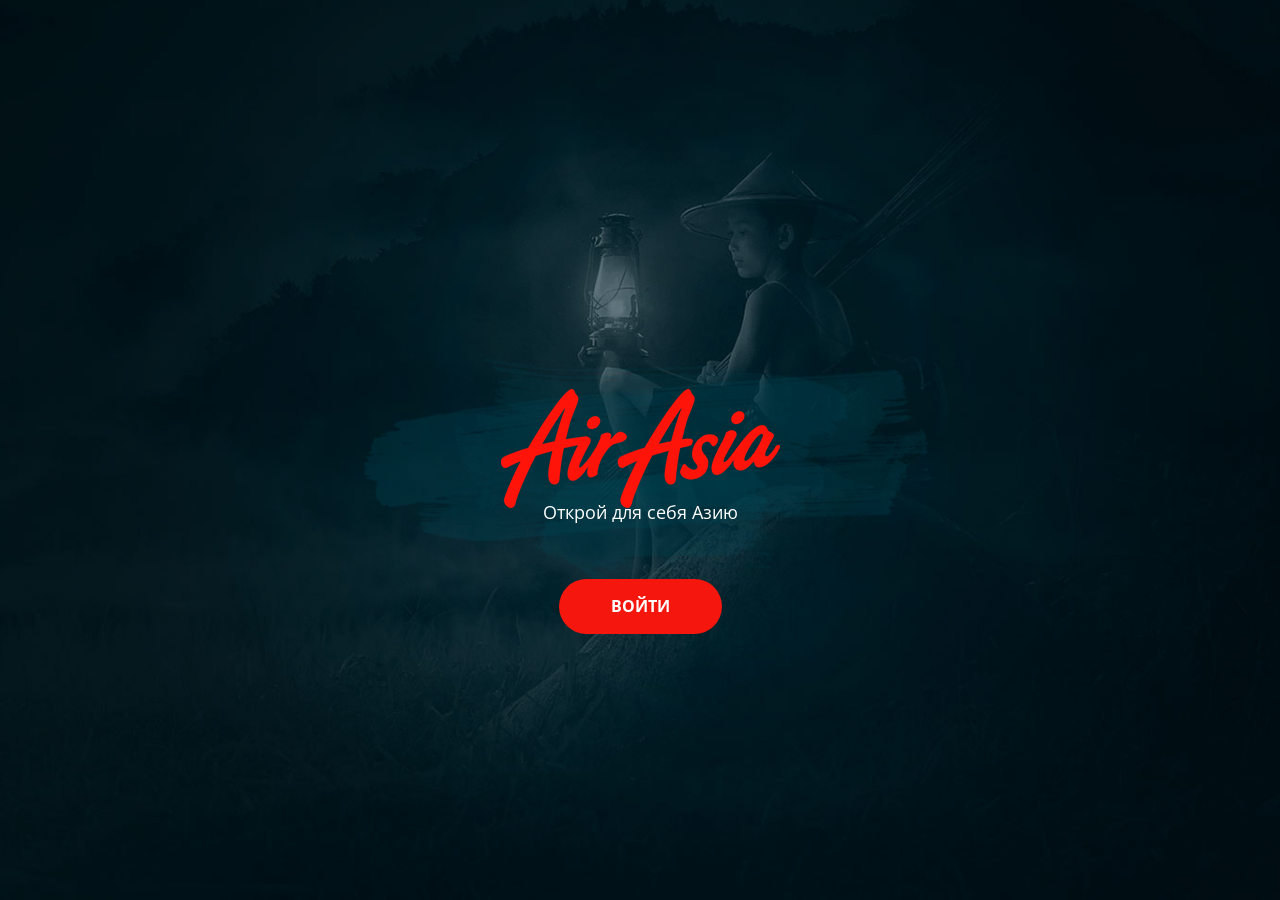
<file: index.html>
<!DOCTYPE html>
<html lang="ru">

<head>
    <meta charset="UTF-8">
    <meta http-equiv="X-UA-Compatible" content="IE=edge">
    <meta name="viewport" content="width=device-width, initial-scale=1.0">
    <title>Air Asia / Welcome Page</title>
    <link rel="preconnect" href="https://fonts.googleapis.com">
    <link rel="preconnect" href="https://fonts.gstatic.com" crossorigin>
    <link href="https://fonts.googleapis.com/css2?family=Open+Sans:wght@400;700&display=swap" rel="stylesheet">

    <link rel="stylesheet" href="css/main.css">

</head>
<body>
    <div class="welcome">
        <div class="welcome__container">
            <div class="central">
                <img src="./css/blocks/img/welcome_logo.png" alt="welcome_asia" class="central__logo">
                <img src="./css/blocks/img/shades.png" alt="welcome_asia" class="shades">
                <div class="central__desc">Открой для себя Азию</div>
                <a href="main.html" class="welcome__btn btn--color--ginger">Войти</a>
            </div>
        </div>
    </div>
</body>
</html>
</file>
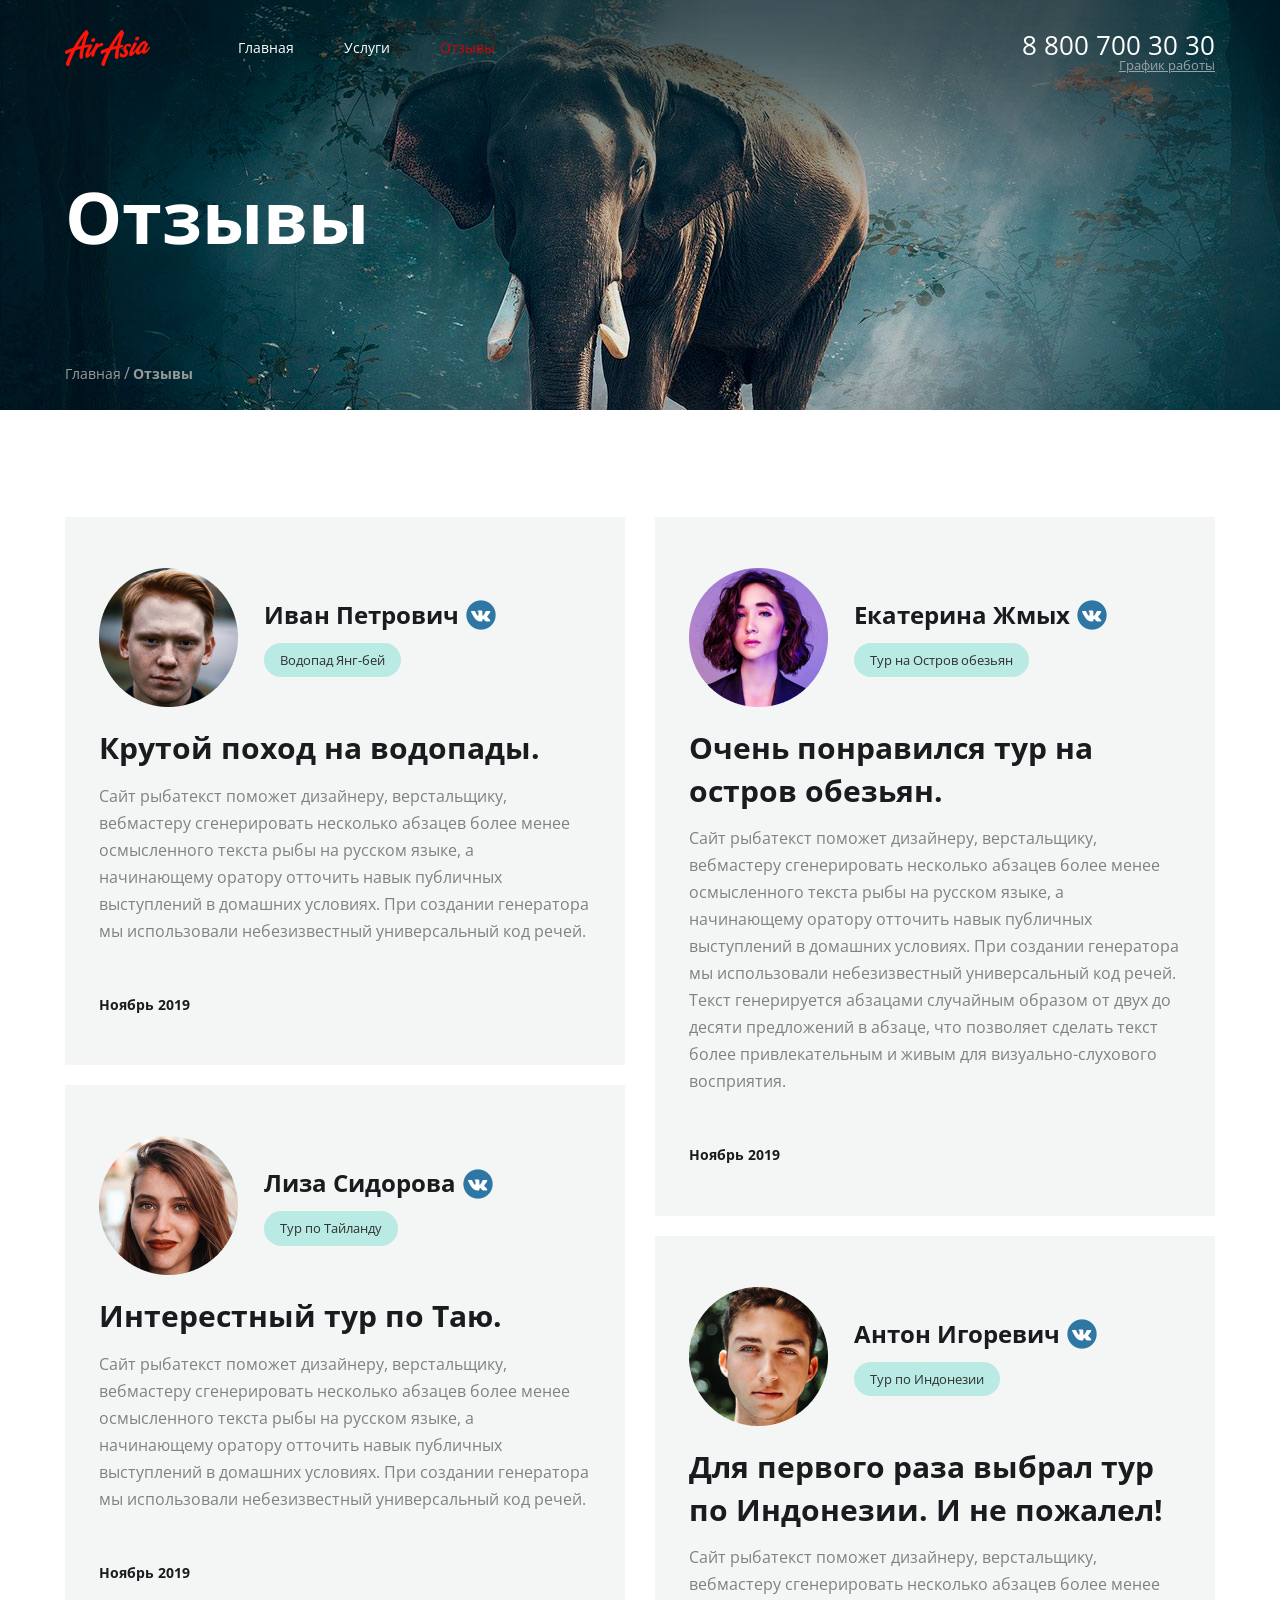
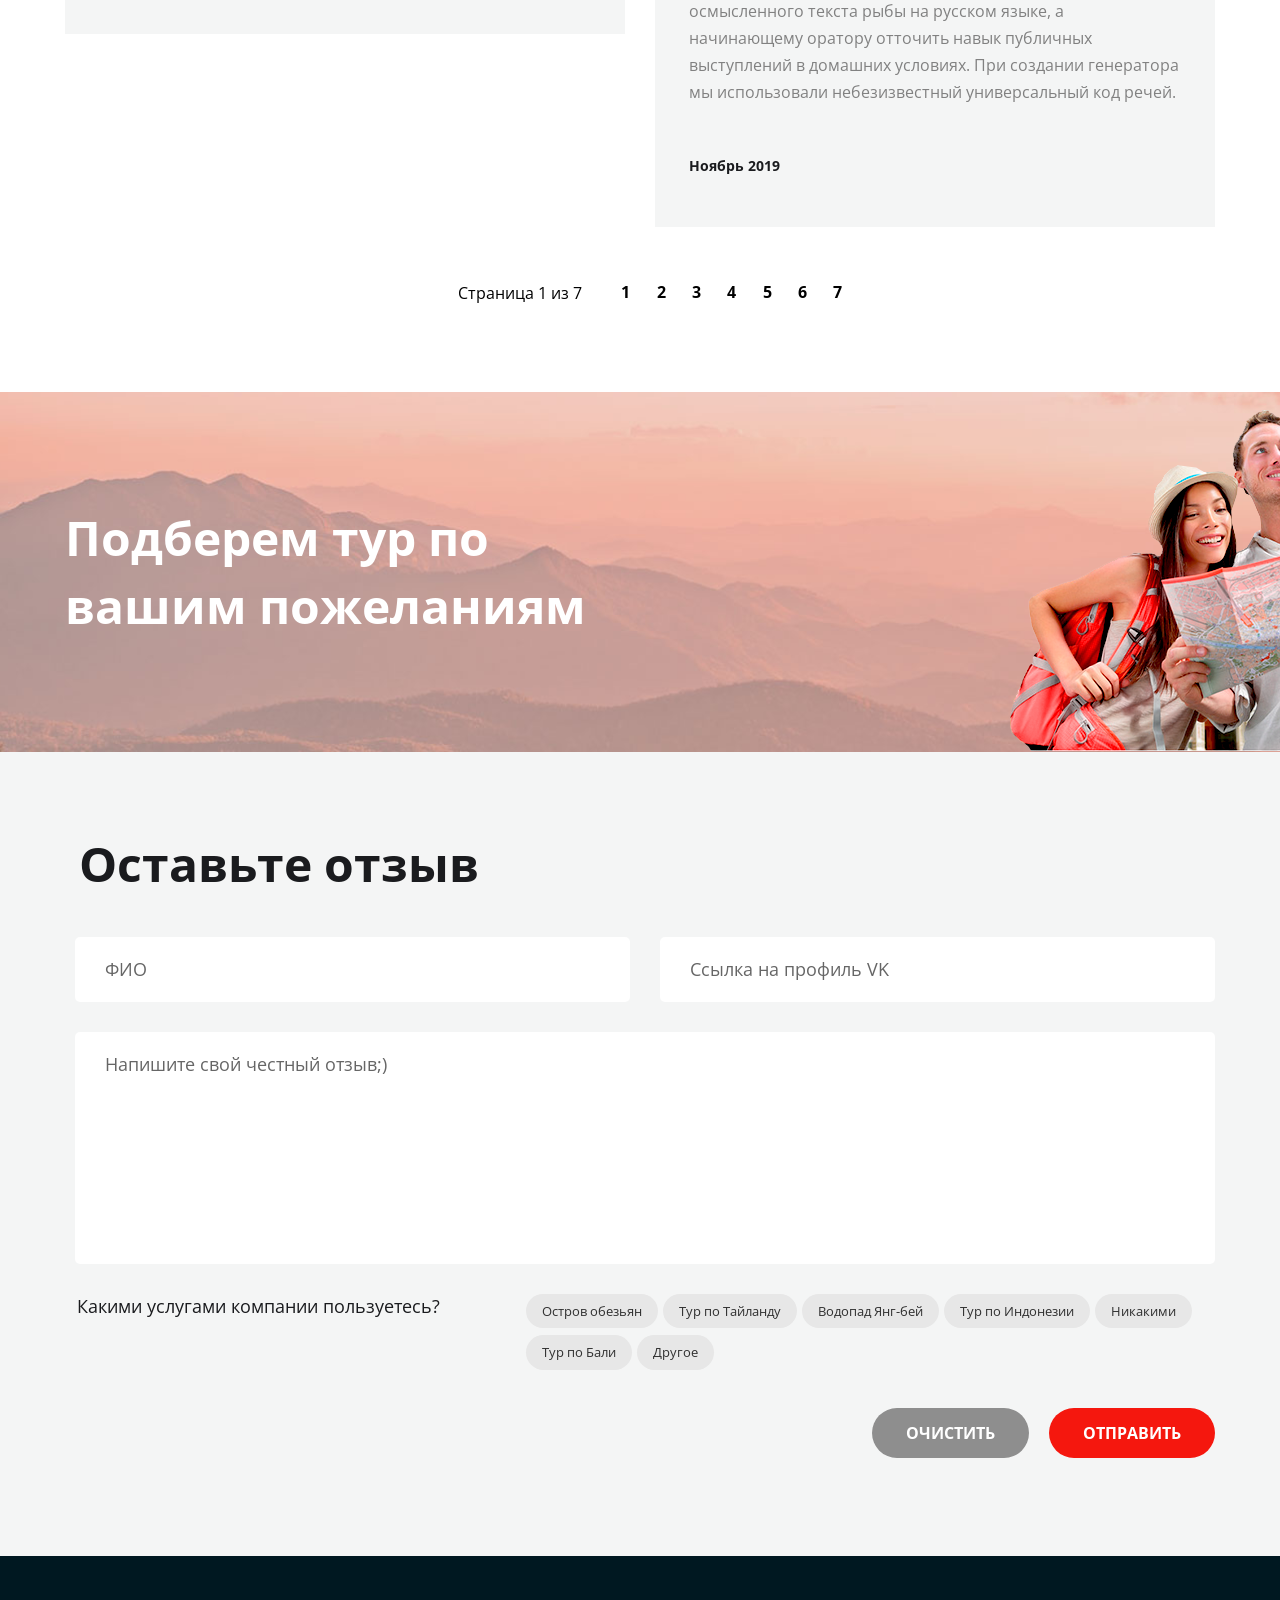
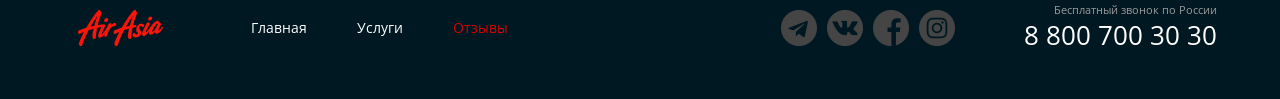
<file: reviews.html>
<!DOCTYPE html>
<html lang="ru">

<head>
    <meta charset="UTF-8">
    <meta http-equiv="X-UA-Compatible" content="IE=edge">
    <meta name="viewport" content="width=device-width, initial-scale=1.0">
    <title>Air Asia / Reviews Page</title>
    <link rel="preconnect" href="https://fonts.googleapis.com">
    <link rel="preconnect" href="https://fonts.gstatic.com" crossorigin>
    <link href="https://fonts.googleapis.com/css2?family=Open+Sans:wght@400;700&display=swap" rel="stylesheet">

    <link rel="stylesheet" href="css/main.css">

</head>

<body>
    <div class="wrapper">  
        <section class="top-line">
            <div class="container top-line__container">
                <header class="header">
                    <div class="container header__container">
                        <div class="header__col">
                            <a href="main.html" class="logo">
                                <img src="./css/blocks/img/Mainlogo.png" alt="Air Asia" class="logo__img">
                            </a>
                            <nav class="menu">
                                <ul class="menu__list">
                                    <li class="menu__item"><a href="main.html" class="menu__link">Главная</a></li>
                                    <li class="menu__item"><a href="service.html" class="menu__link">Услуги</a></li>
                                    <li class="menu__item"><a href="reviews.html" class="menu__link menu--active">Отзывы</a></li>
                                </ul>
                            </nav>
                        </div>
                        <div class="header__col header__col--align--right">
                            
                            <address class="contacts">
                                <a href="tel:+88007003030" class="contacts__phone">8 800 700 30 30</a>
                                <div class="dropdown contacts__info">
                                    <a href="#" class="dropdown__link">График работы</a>
                                    <div class="dropdown__menu">
                                        <ul class="dropdown__list">
                                            <li class="dropdown__item--black">пн-вс: 09:00 - 20:00</li>
                                            <li class="dropdown__item">Обед: 14:00-14:30</li>
                                        </ul>
                                   </div>
                                </div> 
                            </address>
                        </div>
                    </div>
                </header>
                <h1 class="page-title">Отзывы</h1>
                <nav class="breadcrumbs">
                    <ul class="breadcrumbs__list">
                        <li class="breadcrumbs__item">
                            <a href="main.html" class="breadcrumbs__link">Главная</a>
                        </li>
                        <li class="breadcrumbs__item breadcrumbs__item--active">
                            <a href="reviews.html" class="breadcrumbs__link">Отзывы</a>
                        </li>
                    </ul>
                </nav>
            </div>
        </section>
        <main class="page-content-reviews">
            <div class="container">
                <ul class="reviews">
                    <li class="reviews__item review">
                        <div class="review__header">
                            <div class="review__photo">
                                <div class="avatar">
                                    <img src="./css/blocks/img/avatar/Эллипс2.png" alt="user" class="avatar__img">
                                </div>
                            </div>
                            <div class="review__userdata">
                                <a href="#" class="review__user">Иван Петрович</a>
                                <ul class="reviews__tags">
                                    <li class="review__tag-item tag tag--bg--green">
                                        Водопад Янг-бей
                                    </li>
                                </ul>
                            </div>
                        </div>
                        <div class="review__content">
                            <h3 class="review__title">Крутой поход на водопады.</h3>
                            <div class="review__content-text">
                                <p>Сайт рыбатекст поможет дизайнеру, верстальщику, вебмастеру сгенерировать несколько абзацев более менее осмысленного текста рыбы на русском языке, а начинающему оратору отточить навык публичных выступлений в домашних условиях. При создании генератора мы использовали небезизвестный универсальный код речей. </p>
                            </div>
                        </div>
                        <time class="review__date">Ноябрь 2019</time>
                    </li>
                    <li class="reviews__item review">
                        <div class="review__header">
                            <div class="review__photo">
                                <div class="avatar">
                                    <img src="./css/blocks/img/avatar/Эллипс.png" alt="user" class="avatar__img">
                                </div>
                            </div>
                            <div class="review__userdata">
                                <a href="#" class="review__user">Лиза Сидорова</a>
                                <ul class="reviews__tags">
                                    <li class="review__tag-item tag tag--bg--green">Тур по Тайланду </li>
                                </ul>
                            </div>
                        </div>
                        <div class="review__content">
                            <h3 class="review__title">Интерестный тур по Таю.</h3>
                            <div class="review__content-text">
                                <p>Сайт рыбатекст поможет дизайнеру, верстальщику, вебмастеру сгенерировать несколько абзацев более менее осмысленного текста рыбы на русском языке, а начинающему оратору отточить навык публичных выступлений в домашних условиях. При создании генератора мы использовали небезизвестный универсальный код речей. </p>
                            </div>
                        </div>
                        <time class="review__date">Ноябрь 2019</time>
                    </li>
                    <li class="reviews__item review">
                        <div class="review__header">
                            <div class="review__photo">
                                <div class="avatar">
                                    <img src="./css/blocks/img/avatar/3.png" alt="user" class="avatar__img">
                                </div>
                            </div>
                            <div class="review__userdata">
                                <a href="#" class="review__user">Екатерина Жмых</a>
                                <ul class="reviews__tags">
                                    <li class="review__tag-item tag tag--bg--green">
                                        Тур на Остров обезьян
                                    </li>
                                </ul>
                            </div>
                        </div>
                        <div class="review__content">
                            <h3 class="review__title">Очень понравился тур на остров обезьян.</h3>
                            <div class="review__content-text">
                                <p>Сайт рыбатекст поможет дизайнеру, верстальщику, вебмастеру сгенерировать несколько абзацев более менее осмысленного текста рыбы на русском языке, а начинающему оратору отточить навык публичных выступлений в домашних условиях. При создании генератора мы использовали небезизвестный универсальный код речей. Текст генерируется абзацами случайным образом от двух до десяти предложений в абзаце, что позволяет сделать текст более привлекательным и живым для визуально-слухового восприятия. </p>
                            </div>
                        </div>
                        <time class="review__date">Ноябрь 2019</time>
                    </li>
                    <li class="reviews__item review">
                        <div class="review__header">
                            <div class="review__photo">
                                <div class="avatar">
                                    <img src="./css/blocks/img/avatar/4.png" alt="user" class="avatar__img">
                                </div>
                            </div>
                            <div class="review__userdata">
                                <a href="#" class="review__user">Антон Игоревич</a>
                                <ul class="reviews__tags">
                                    <li class="review__tag-item tag tag--bg--green">
                                        Тур по Индонезии
                                    </li>
                                </ul>
                            </div>
                        </div>
                        <div class="review__content">
                            <h3 class="review__title">Для первого раза выбрал тур по Индонезии. И не пожалел!</h3>
                            <div class="review__content-text">
                                <p>Сайт рыбатекст поможет дизайнеру, верстальщику, вебмастеру сгенерировать несколько абзацев более менее осмысленного текста рыбы на русском языке, а начинающему оратору отточить навык публичных выступлений в домашних условиях. При создании генератора мы использовали небезизвестный универсальный код речей. </p>
                            </div>
                        </div>
                        <time class="review__date">Ноябрь 2019</time>
                    </li>
                </ul>
                <div class="news_paginator--services">
                    <div class="paginator--reviews">
                        <div class="paginator__items--services">Страница 1 из 7</div>
                            <ul class="paginator_list">
                            <a href="#" class="paginator_click"><li class="paginator_item">1</li></a>
                            <a href="#" class="paginator_click"><li class="paginator_item">2</li></a>
                            <a href="#" class="paginator_click"><li class="paginator_item">3</li></a>
                            <a href="#" class="paginator_click"><li class="paginator_item">4</li></a>
                            <a href="#" class="paginator_click"><li class="paginator_item">5</li></a>
                            <a href="#" class="paginator_click"><li class="paginator_item">6</li></a>
                            <a href="#" class="paginator_click"><li class="paginator_item">7</li></a>
                    </ul>                            
                </div>
            </div>
            </div>
        </main>
        <section class="separatopr">
            <div class="container">
                <div class="seprator__content">
                    <h2 class="seprator__title">Подберем тур по вашим пожеланиям
                    </h2>
                </div>
            </div>
        </section>

        <section class="inner-section-reviews inner-section--bg--grey">
            <div class="container">
                <h2 class="inner-section__title-reviews">Оставьте отзыв</h2>
                <form class="form">
                    <div class="form__row">
                        <input type="text" placeholder="ФИО" class="form__input">
                        <input type="text" placeholder="Ссылка на профиль VK" class="form__input">
                    </div>
                    <div class="form__row">
                        <textarea placeholder="Напишите свой честный отзыв;)"class="form__input form__input--textarea"></textarea>
                    </div>
                    <div class="form__controls">
                        <div class="form__controls-title">Какими услугами компании пользуетесь?</div>
                        <ul class="controls">
                            <li class="controls__item">
                                <label class="controls__elem">
                                    <input type="checkbox" class="controls__checkbox">
                                    <div class="tag controls__tag">Остров обезьян</div>
                                </label>
                            </li>
                            <li class="controls__item">
                                <label class="controls__elem">
                                    <input type="checkbox" class="controls__checkbox">
                                    <div class="tag controls__tag">Тур по Тайланду </div>
                                </label>
                            </li>
                            <li class="controls__item">
                                <label class="controls__elem">
                                    <input type="checkbox" class="controls__checkbox">
                                    <div class="tag controls__tag">Водопад Янг-бей</div>
                                </label>
                            </li>
                            <li class="controls__item">
                                <label class="controls__elem">
                                    <input type="checkbox" class="controls__checkbox">
                                    <div class="tag controls__tag">Тур по Индонезии</div>
                                </label>
                            </li>
                            <li class="controls__item">
                                <label class="controls__elem">
                                    <input type="checkbox" class="controls__checkbox">
                                    <div class="tag controls__tag">Никакими</div>
                                </label>
                            </li>
                            <li class="controls__item">
                                <label class="controls__elem">
                                    <input type="checkbox" class="controls__checkbox">
                                    <div class="tag controls__tag">Тур по Бали</div>
                                </label>
                            </li>
                            <li class="controls__item">
                                <label class="controls__elem">
                                    <input type="checkbox" class="controls__checkbox">
                                    <div class="tag controls__tag">Другое</div>
                                </label>
                            </li>
                        </ul>
                    </div>
                    <div class="form__btns">
                        <button type="reset" class="btn form__btn btn--color--black">Очистить</button>
                        <button type="submit" class="btn form__btn btn--color--grey">Отправить</button>
                    </div>
                </form>
            </div>
        </section>

        <footer class="footer-container--reviews">
                    <div class="container">
                        <div class="footer--reviews">
                           <div class="footer__col--reviews">
                                <a href="main.html" class="logo">
                                    <img src="./css/blocks/img/Mainlogo.png" alt="Air Asia" class="logo__img">
                                </a>
                                <nav class="menu">
                                    <ul class="menu__list">
                                        <li class="menu__item"><a href="main.html" class="menu__link">Главная</a></li>
                                        <li class="menu__item"><a href="service.html" class="menu__link">Услуги</a></li>
                                        <li class="menu__item"><a href="reviews.html" class="menu__link menu--active">Отзывы</a></li>
                                    </ul>
                                </nav>
                           </div>
                            <div class="footer__col footer__col--align--right--reviews">
                                <ul class="socials">
                                    <li class="socials__item socials__item--icon--telegram">
                                        <a href="" class="socials__link"></a>
                                    </li>
                                    <li class="socials__item socials__item--icon--vk">
                                        <a href="" class="socials__link"></a>
                                    </li>
                                    <li class="socials__item socials__item--icon--fb">
                                        <a href="" class="socials__link"></a>
                                    </li>
                                    <li class="socials__item socials__item--icon--insta">
                                        <a href="" class="socials__link"></a>
                                    </li>
                                </ul>
                            </div>
                            <address class="contacts--reviews">
                                <div class="contacts__desc">Бесплатный звонок по России</div>
                                <a href="tel:+88007003030" class="contacts__phone">8 800 700 30 30</a>
                            </address>
                        </div>
                        </div>
                    </div>
                </footer> 
    </div>   
    
</body>
</html>
</file>
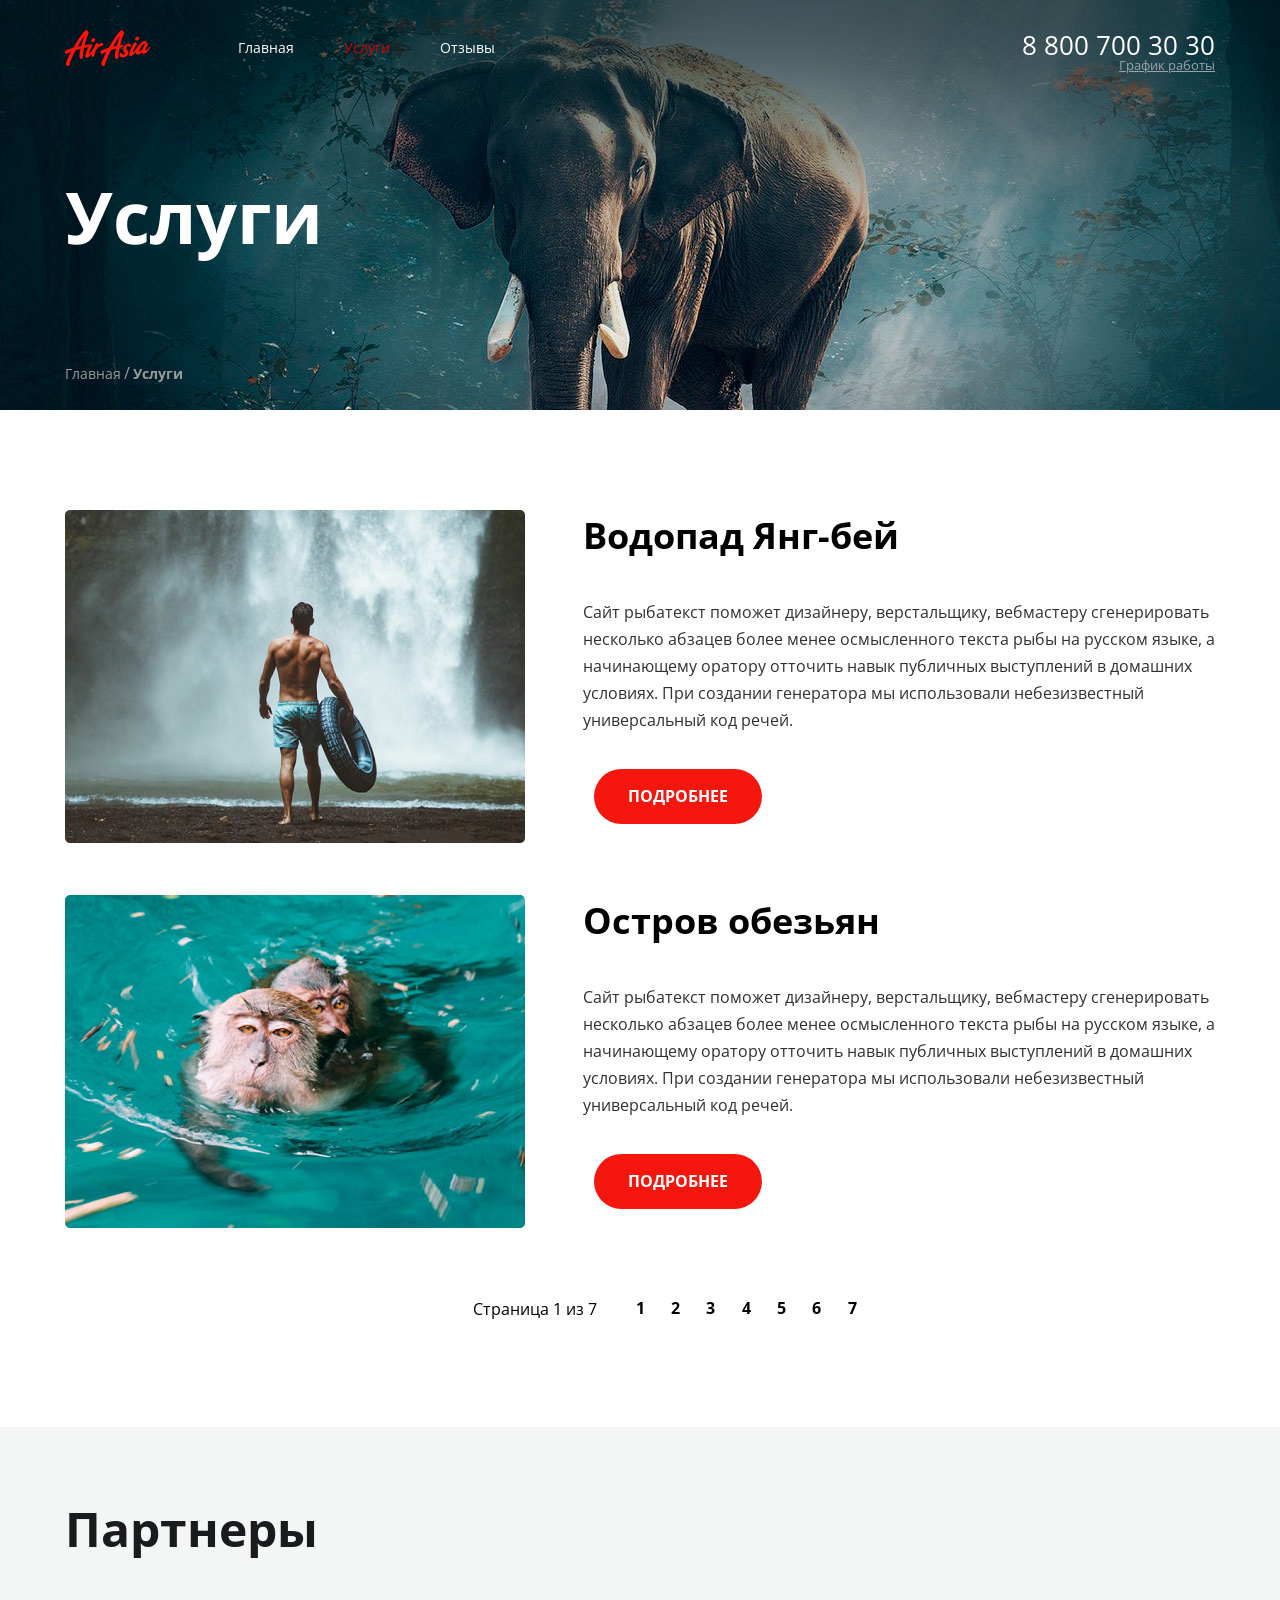
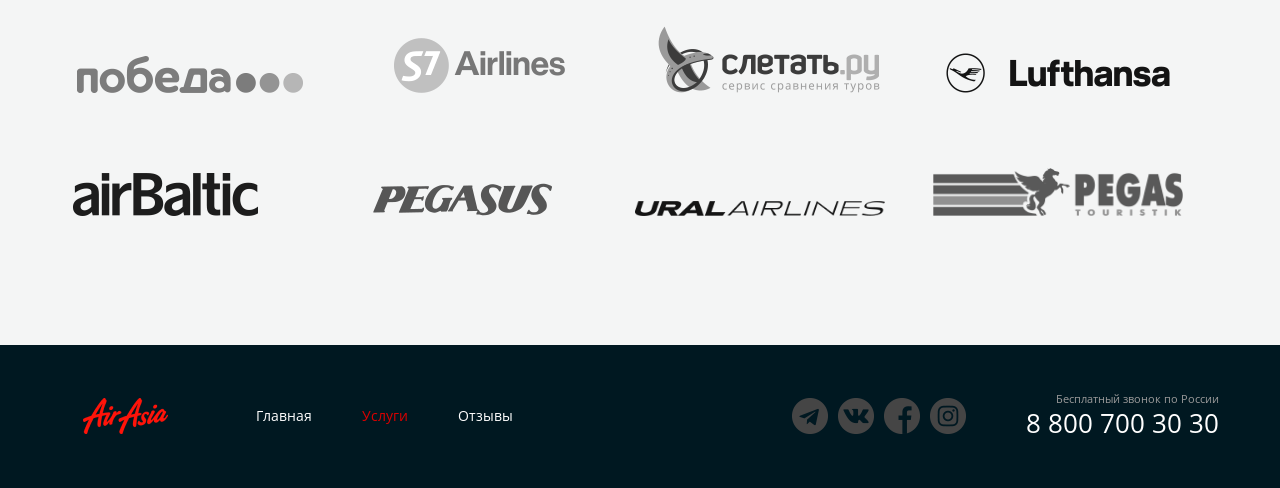
<file: service.html>
<!DOCTYPE html>
<html lang="ru">

<head>
    <meta charset="UTF-8">
    <meta http-equiv="X-UA-Compatible" content="IE=edge">
    <meta name="viewport" content="width=device-width, initial-scale=1.0">
    <title>Air Asia / Services Page</title>
    <link rel="preconnect" href="https://fonts.googleapis.com">
    <link rel="preconnect" href="https://fonts.gstatic.com" crossorigin>
    <link href="https://fonts.googleapis.com/css2?family=Open+Sans:wght@400;700&display=swap" rel="stylesheet">

    <link rel="stylesheet" href="css/main.css">

</head>

<body>
    <div class="wrapper">  
        <section class="top-line">
            <div class="container top-line__container">
                <header class="header">
                    <div class="container header__container">
                        <div class="header__col">
                            <a href="main.html" class="logo">
                                <img src="./css/blocks/img/Mainlogo.png" alt="Air Asia" class="logo__img">
                            </a>
                            <nav class="menu">
                                <ul class="menu__list">
                                    <li class="menu__item"><a href="main.html" class="menu__link">Главная</a></li>
                                    <li class="menu__item"><a href="service.html" class="menu__link menu--active">Услуги</a></li>
                                    <li class="menu__item"><a href="reviews.html" class="menu__link">Отзывы</a></li>
                                </ul>
                            </nav>
                        </div>
                        <div class="header__col header__col--align--right">
                            
                            <address class="contacts">
                                <a href="tel:+88007003030" class="contacts__phone">8 800 700 30 30</a>
                                <div class="dropdown contacts__info">
                                    <a href="#" class="dropdown__link">График работы</a>
                                    <div class="dropdown__menu">
                                        <ul class="dropdown__list">
                                            <li class="dropdown__item--black">пн-вс: 09:00 - 20:00</li>
                                            <li class="dropdown__item">Обед: 14:00-14:30</li>
                                        </ul>
                                   </div>
                                </div> 
                            </address>
                        </div>
                    </div>
                </header>
                <h1 class="page-title">Услуги</h1>
                <nav class="breadcrumbs">
                    <ul class="breadcrumbs__list">
                        <li class="breadcrumbs__item">
                            <a href="main.html" class="breadcrumbs__link"  >Главная</a>
                        </li>
                        <li class="breadcrumbs__item breadcrumbs__item--active">
                            <a href="service.html" class="breadcrumbs__link">Услуги</a>
                        </li>
                    </ul>
                </nav>
            </div>
        </section>
        <main class="page-content">
            <div class="container">
                <ul class="services">
                    <li class="services__item service">
                        <div class="services__img">
                            <img src="./css/blocks/img/waterfall.png" alt="services__imte-elem" alt="waterfall">
                        </div>
                        <div class="services__content">
                            <h2 class="service__title">Водопад Янг-бей
                            </h2>
                            <div class="service__desc">
                                <p>
                                    Сайт рыбатекст поможет дизайнеру, верстальщику, вебмастеру сгенерировать несколько абзацев более менее осмысленного текста рыбы на русском языке, а начинающему оратору отточить навык публичных выступлений в домашних условиях. При создании генератора мы использовали небезизвестный универсальный код речей. 
                                </p>
                            </div>
                            <a href="#" class="btn btn--new">Подробнее</a>
                        </div>
                    </li>
                    <li class="services__item service">
                        <div class="services__img">
                            <img src="./css/blocks/img/monkeys.png" alt="services__imte-elem" alt="waterfall">
                        </div>
                        <div class="services__content">
                            <h2 class="service__title">Остров обезьян</h2>
                            <div class="service__desc">
                                <p>
                                    Сайт рыбатекст поможет дизайнеру, верстальщику, вебмастеру сгенерировать несколько абзацев более менее осмысленного текста рыбы на русском языке, а начинающему оратору отточить навык публичных выступлений в домашних условиях. При создании генератора мы использовали небезизвестный универсальный код речей. 
                                </p>
                            </div>
                            <a href="#" class="btn btn--new">Подробнее</a>
                        </div>
                    </li>
                </ul>

                <div class="news_paginator--services">
                    <div class="paginator--services">
                        <div class="paginator__items--services">Страница 1 из 7</div>
                            <ul class="paginator_list">
                            <a href="#" class="paginator_click"><li class="paginator_item">1</li></a>
                            <a href="#" class="paginator_click"><li class="paginator_item">2</li></a>
                            <a href="#" class="paginator_click"><li class="paginator_item">3</li></a>
                            <a href="#" class="paginator_click"><li class="paginator_item">4</li></a>
                            <a href="#" class="paginator_click"><li class="paginator_item">5</li></a>
                            <a href="#" class="paginator_click"><li class="paginator_item">6</li></a>
                            <a href="#" class="paginator_click"><li class="paginator_item">7</li></a>
                    </ul>                            
                </div>
            </div>
            </div>
        </main>
        <section class="inner-section inner-section--bg--grey">
            <div class="container">
                <h2 class="inner-section__title">Партнеры</h2>
                <ul class="partners">

                    <li class="partners__item">
                        <a href="#" class="partners__link"> <img src="./css/blocks/img/Partners/pobeda.png" alt="Pobeda logo"></a>
                    </li>
                                        
                    <li class="partners__item">
                        <a href="#" class="partners__link"> <img src="./css/blocks/img/Partners/airlines.png" alt="Pobeda logo"></a>
                    </li>
                                        
                    <li class="partners__item">
                        <a href="#" class="partners__link"> <img src="./css/blocks/img/Partners/lets-fly.png" alt="Pobeda logo"></a>
                    </li>
                                        
                    <li class="partners__item">
                        <a href="#" class="partners__link"> <img src="./css/blocks/img/Partners/lufthansa.png" alt="Pobeda logo"></a>
                    </li>
                                        
                    <li class="partners__item">
                        <a href="#" class="partners__link"> <img src="./css/blocks/img/Partners/airbaltic.png" alt="Pobeda logo"></a>
                    </li>
                                        
                    <li class="partners__item">
                        <a href="#" class="partners__link"> <img src="./css/blocks/img/Partners/pegasus.png" alt="Pobeda logo"></a>
                    </li>
                                        
                    <li class="partners__item">
                        <a href="#" class="partners__link"> <img src="./css/blocks/img/Partners/ural.png" alt="Pobeda logo"></a>
                    </li>
                                        
                    <li class="partners__item">
                        <a href="#" class="partners__link"> <img src="./css/blocks/img/Partners/pegas.png" alt="Pobeda logo"></a>
                    </li>
                    
                </ul>
            </div>
        </section>

        <footer class="footer-container--services">
                    <div class="container">
                        <div class="footer--services">
                           <div class="footer__col--services">
                                <a href="main.html" class="logo">
                                    <img src="./css/blocks/img/Mainlogo.png" alt="Air Asia" class="logo__img">
                                </a>
                                <nav class="menu">
                                    <ul class="menu__list">
                                        <li class="menu__item"><a href="main.html" class="menu__link">Главная</a></li>
                                        <li class="menu__item"><a href="service.html" class="menu__link menu--active">Услуги</a></li>
                                        <li class="menu__item"><a href="reviews.html" class="menu__link">Отзывы</a></li>
                                    </ul>
                                </nav>
                           </div>
                            <div class="footer__col footer__col--align--right">
                                <ul class="socials">
                                    <li class="socials__item socials__item--icon--telegram">
                                        <a href="" class="socials__link"></a>
                                    </li>
                                    <li class="socials__item socials__item--icon--vk">
                                        <a href="" class="socials__link"></a>
                                    </li>
                                    <li class="socials__item socials__item--icon--fb">
                                        <a href="" class="socials__link"></a>
                                    </li>
                                    <li class="socials__item socials__item--icon--insta">
                                        <a href="" class="socials__link"></a>
                                    </li>
                                </ul>
                            </div>
                            <address class="contacts--services">
                                <div class="contacts__desc">Бесплатный звонок по России</div>
                                <a href="tel:+88007003030" class="contacts__phone">8 800 700 30 30</a>
                            </address>
                        </div>
                        </div>
                    </div>
                </footer> 
    </div>   
    
</body>
</html>
</file>
<file: css/main.css>
@import url('./layout/fonts.css');
@import url('./layout/base.css');
@import url('./layout/normalize.css');

@import url('./blocks/header.css');
@import url('./blocks/contacts.css');
@import url('./blocks/routemain.css');
@import url('./blocks/desc.css');
@import url('./blocks/offers.css');
@import url('./blocks/news.css');
@import url('./blocks/pager.css');
@import url('./blocks/services-partnters.css');
@import url('./blocks/footer.css');
@import url('./blocks/img.css');
@import url('./blocks/dropdown.css');
@import url('./blocks/reviews.css');
@import url('./blocks/welcome.css');
</file>
